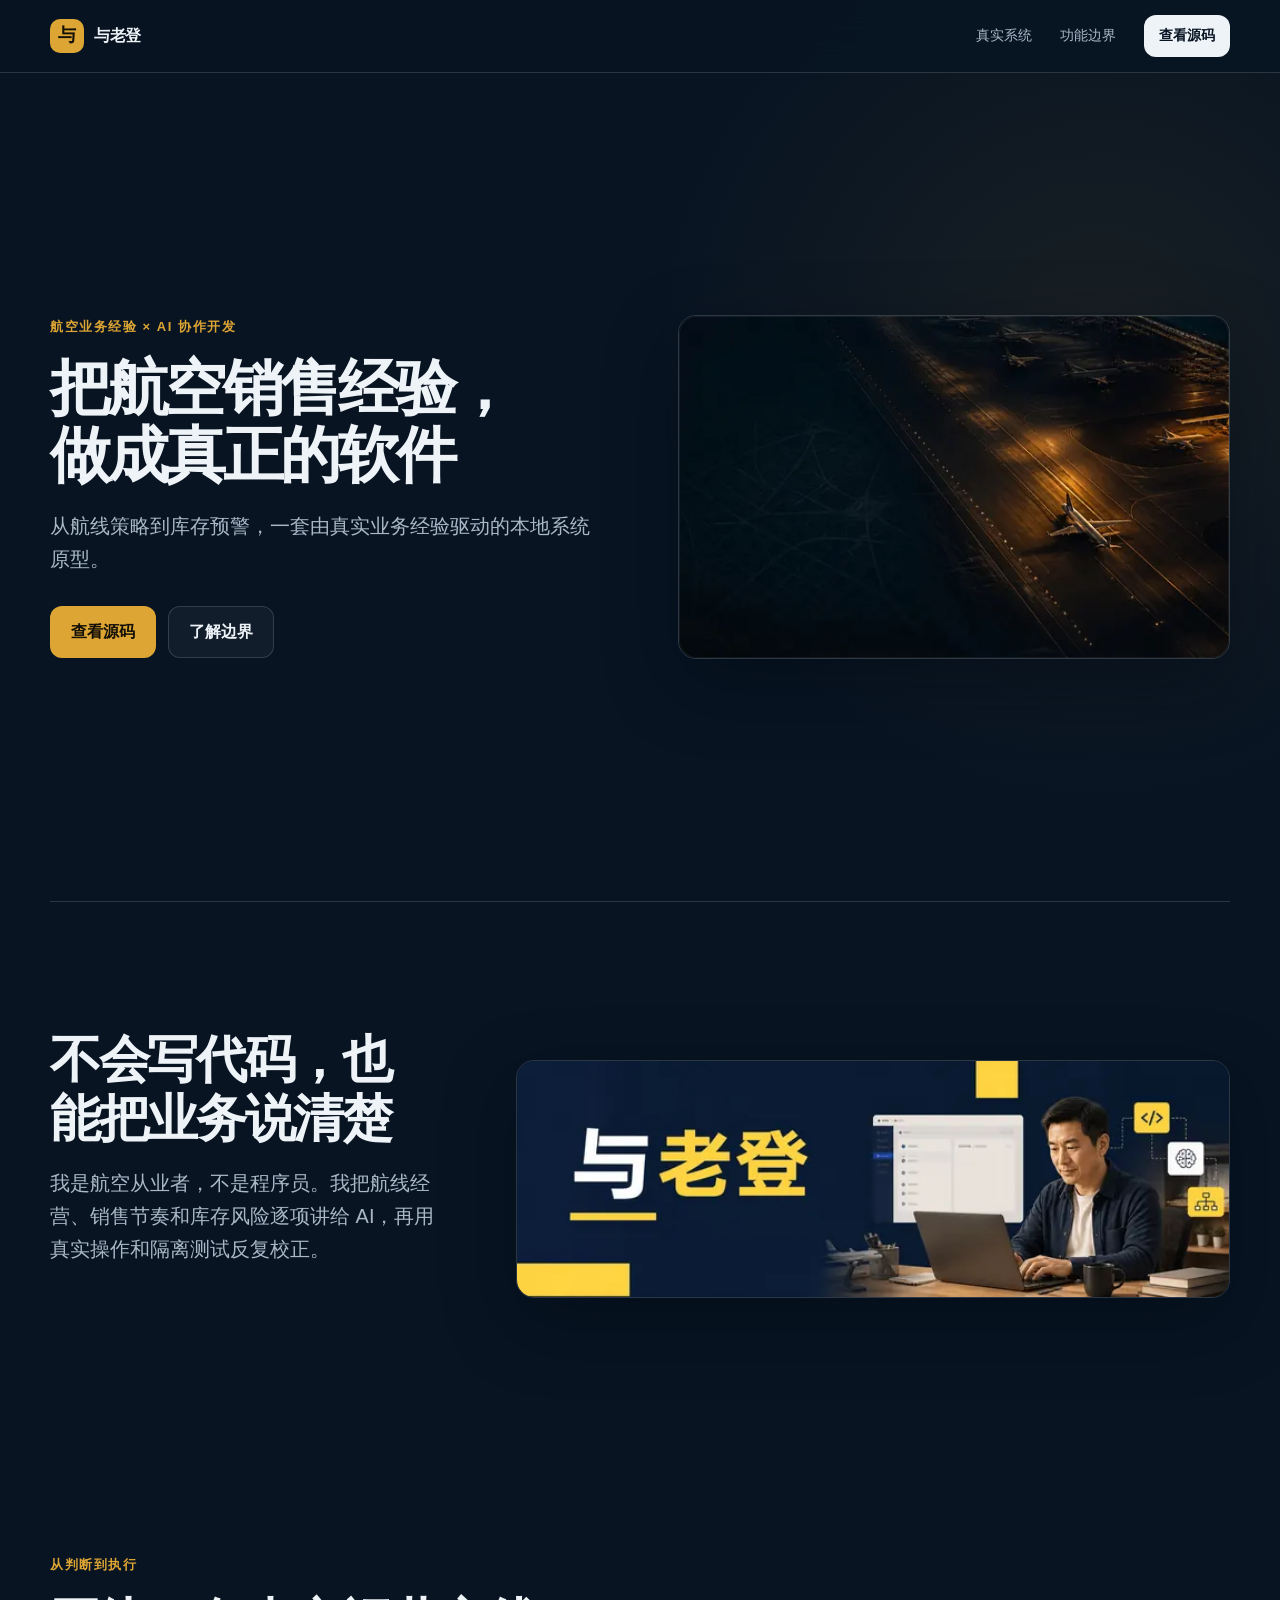
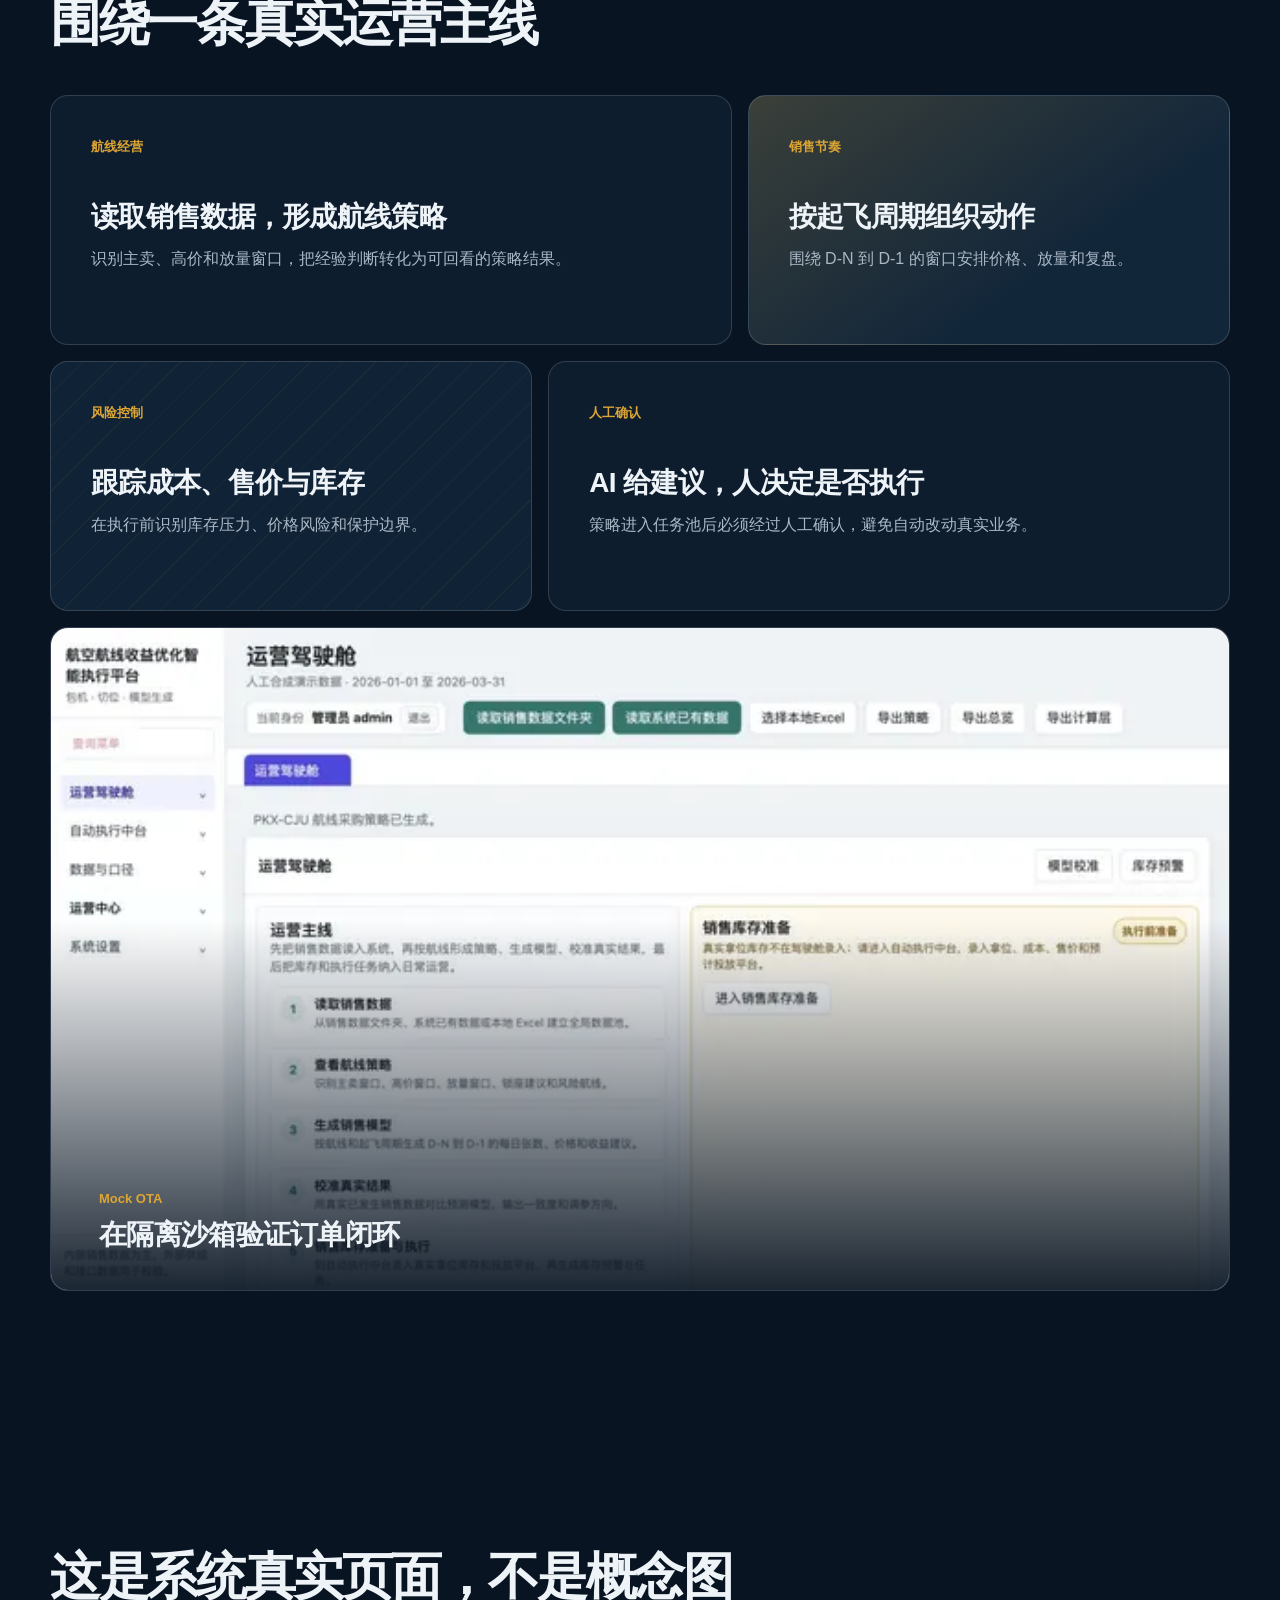
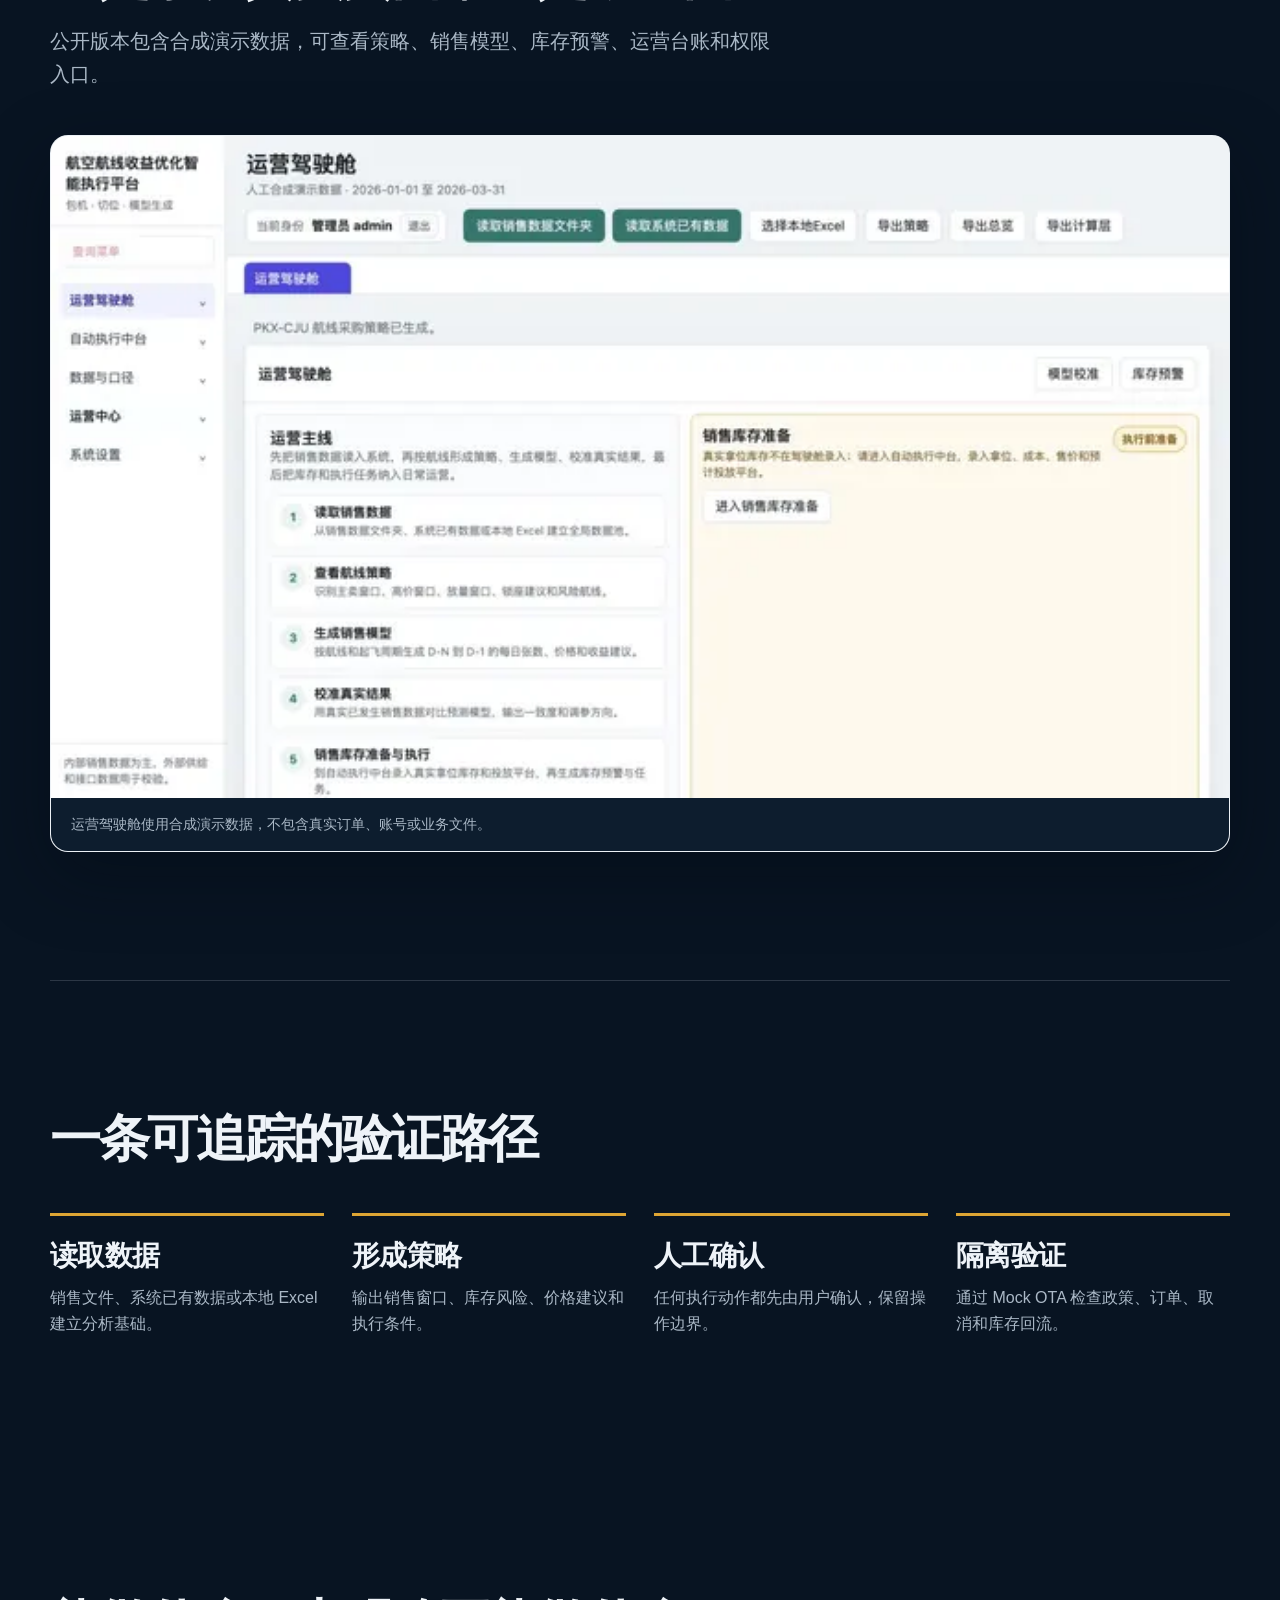
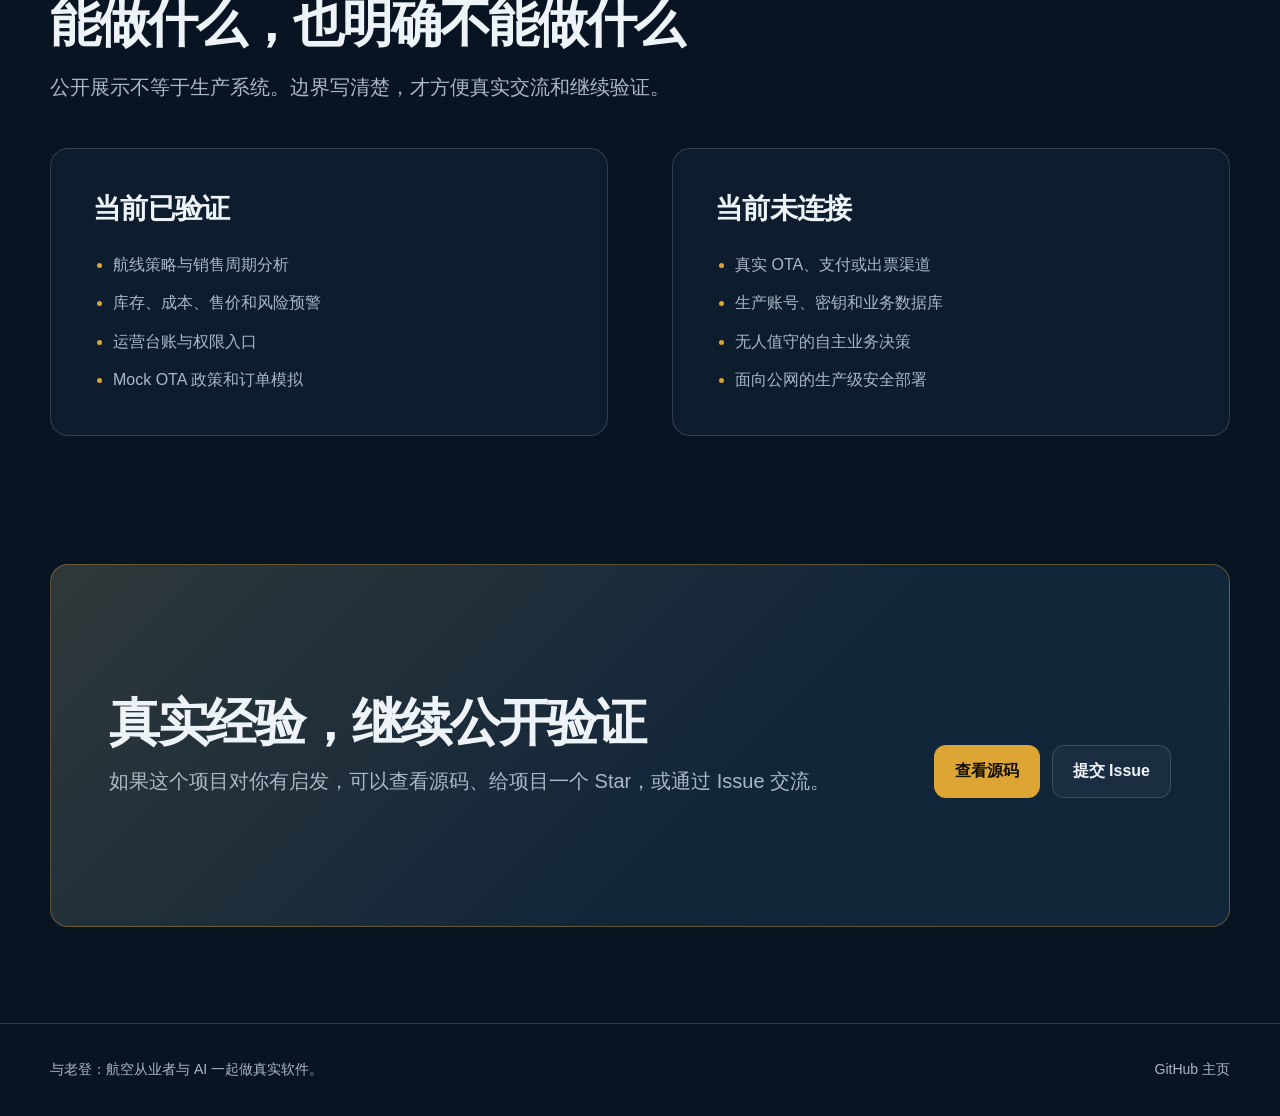
<file: docs/index.html>
<!doctype html>
<html lang="zh-CN">
<head>
  <meta charset="utf-8">
  <meta name="viewport" content="width=device-width, initial-scale=1">
  <meta name="theme-color" content="#081422">
  <meta name="description" content="与老登和 AI 协作完成的航空销售智能执行平台，覆盖航线策略、销售节奏、库存预警与 Mock OTA 模拟验证。">
  <meta name="robots" content="index,follow,max-image-preview:large">
  <link rel="canonical" href="https://yglaodeng.github.io/airline-sales-intelligence/">
  <meta property="og:type" content="website">
  <meta property="og:locale" content="zh_CN">
  <meta property="og:site_name" content="与老登">
  <meta property="og:title" content="航空销售智能执行平台 | 与老登">
  <meta property="og:description" content="把真实航空销售经验，变成能运行、能验证的软件原型。">
  <meta property="og:image" content="https://yglaodeng.github.io/airline-sales-intelligence/social-preview.jpg">
  <meta property="og:image:width" content="1280">
  <meta property="og:image:height" content="640">
  <meta property="og:image:alt" content="航空销售智能执行平台项目预览">
  <meta property="og:url" content="https://yglaodeng.github.io/airline-sales-intelligence/">
  <meta name="twitter:card" content="summary_large_image">
  <meta name="twitter:title" content="航空销售智能执行平台 | 与老登">
  <meta name="twitter:description" content="把真实航空销售经验，变成能运行、能验证的软件原型。">
  <meta name="twitter:image" content="https://yglaodeng.github.io/airline-sales-intelligence/social-preview.jpg">
  <meta name="twitter:image:alt" content="航空销售智能执行平台项目预览">
  <title>航空销售智能执行平台 | 与老登</title>
  <link rel="icon" type="image/jpeg" href="./social-preview.jpg">
  <link rel="preload" href="./airport-operations-1200.webp" as="image" type="image/webp" imagesrcset="./airport-operations-640.webp 640w, ./airport-operations-1200.webp 1200w" imagesizes="(max-width: 900px) calc(100vw - 32px), 50vw">
  <link rel="stylesheet" href="./styles.css">
  <script src="./script.js" defer></script>
  <script type="application/ld+json">
    {
      "@context": "https://schema.org",
      "@type": "SoftwareApplication",
      "name": "航空销售智能执行平台",
      "alternateName": "Airline Sales Intelligence Platform",
      "url": "https://yglaodeng.github.io/airline-sales-intelligence/",
      "sameAs": "https://github.com/yglaodeng/airline-sales-intelligence",
      "applicationCategory": "BusinessApplication",
      "operatingSystem": "Local Python environment",
      "description": "由真实航空销售经验驱动的本地决策与执行原型，覆盖航线策略、销售节奏、库存预警和 Mock OTA 模拟验证。",
      "isAccessibleForFree": true,
      "softwareVersion": "0.1.0",
      "author": {
        "@type": "Person",
        "name": "与老登",
        "url": "https://github.com/yglaodeng"
      }
    }
  </script>
</head>
<body>
  <a class="skip-link" href="#main-content">跳到主要内容</a>

  <header class="site-header">
    <nav class="nav-shell" aria-label="主导航">
      <a class="brand" href="#top">
        <span class="brand-mark" aria-hidden="true">与</span>
        <span>与老登</span>
      </a>
      <div class="nav-links">
        <a href="#product">真实系统</a>
        <a href="#boundary">功能边界</a>
        <a class="nav-cta" href="https://github.com/yglaodeng/airline-sales-intelligence">查看源码</a>
      </div>
    </nav>
  </header>

  <main id="main-content">
    <section class="hero section-shell" id="top">
      <div class="hero-copy">
        <p class="eyebrow">航空业务经验 × AI 协作开发</p>
        <h1>把航空销售经验，做成真正的软件</h1>
        <p class="hero-summary">从航线策略到库存预警，一套由真实业务经验驱动的本地系统原型。</p>
        <div class="hero-actions">
          <a class="button button-primary" href="https://github.com/yglaodeng/airline-sales-intelligence">查看源码</a>
          <a class="button button-secondary" href="#boundary">了解边界</a>
        </div>
      </div>
      <figure class="hero-media">
        <picture>
          <source type="image/webp" srcset="./airport-operations-640.webp 640w, ./airport-operations-1200.webp 1200w" sizes="(max-width: 900px) calc(100vw - 32px), 50vw">
          <img src="./airport-operations.jpg" width="1672" height="941" alt="夜间机场跑道与航空器的运营氛围画面">
        </picture>
      </figure>
    </section>

    <section class="story section-shell reveal" aria-labelledby="story-title">
      <div class="story-copy">
        <h2 id="story-title">不会写代码，也能把业务说清楚</h2>
        <p>我是航空从业者，不是程序员。我把航线经营、销售节奏和库存风险逐项讲给 AI，再用真实操作和隔离测试反复校正。</p>
      </div>
      <figure class="story-media">
        <picture>
          <source type="image/webp" srcset="./yu-laodeng-banner-640.webp 640w, ./yu-laodeng-banner-1200.webp 1200w" sizes="(max-width: 700px) calc(100vw - 32px), 55vw">
          <img src="./yu-laodeng-banner.jpg" width="2172" height="724" loading="lazy" alt="与老登品牌画面，一位航空从业者在电脑前与 AI 协作">
        </picture>
      </figure>
    </section>

    <section class="capabilities section-shell reveal" aria-labelledby="capabilities-title">
      <p class="eyebrow">从判断到执行</p>
      <h2 id="capabilities-title">围绕一条真实运营主线</h2>
      <div class="capability-grid">
        <article class="capability capability-wide">
          <span class="capability-label">航线经营</span>
          <h3>读取销售数据，形成航线策略</h3>
          <p>识别主卖、高价和放量窗口，把经验判断转化为可回看的策略结果。</p>
        </article>
        <article class="capability capability-compact capability-accent">
          <span class="capability-label">销售节奏</span>
          <h3>按起飞周期组织动作</h3>
          <p>围绕 D-N 到 D-1 的窗口安排价格、放量和复盘。</p>
        </article>
        <article class="capability capability-compact capability-pattern">
          <span class="capability-label">风险控制</span>
          <h3>跟踪成本、售价与库存</h3>
          <p>在执行前识别库存压力、价格风险和保护边界。</p>
        </article>
        <article class="capability capability-wide">
          <span class="capability-label">人工确认</span>
          <h3>AI 给建议，人决定是否执行</h3>
          <p>策略进入任务池后必须经过人工确认，避免自动改动真实业务。</p>
        </article>
        <article class="capability capability-visual">
          <picture>
            <source type="image/webp" srcset="./dashboard-640.webp 640w, ./dashboard-1200.webp 1200w" sizes="(max-width: 700px) calc(100vw - 32px), 50vw">
            <img src="./dashboard.jpg" width="1280" height="720" loading="lazy" alt="航空销售智能执行平台运营驾驶舱界面">
          </picture>
          <div class="capability-visual-copy">
            <span class="capability-label">Mock OTA</span>
            <h3>在隔离沙箱验证订单闭环</h3>
          </div>
        </article>
      </div>
    </section>

    <section class="product section-shell reveal" id="product" aria-labelledby="product-title">
      <div class="section-heading">
        <h2 id="product-title">这是系统真实页面，不是概念图</h2>
        <p>公开版本包含合成演示数据，可查看策略、销售模型、库存预警、运营台账和权限入口。</p>
      </div>
      <figure class="product-frame">
        <picture>
          <source type="image/webp" srcset="./dashboard-640.webp 640w, ./dashboard-1200.webp 1200w" sizes="(max-width: 700px) calc(100vw - 32px), 1000px">
          <img src="./dashboard.jpg" width="1280" height="720" loading="lazy" alt="航空销售智能执行平台的真实运营驾驶舱截图">
        </picture>
        <figcaption>运营驾驶舱使用合成演示数据，不包含真实订单、账号或业务文件。</figcaption>
      </figure>
    </section>

    <section class="workflow section-shell reveal" aria-labelledby="workflow-title">
      <h2 id="workflow-title">一条可追踪的验证路径</h2>
      <div class="workflow-grid">
        <article>
          <h3>读取数据</h3>
          <p>销售文件、系统已有数据或本地 Excel 建立分析基础。</p>
        </article>
        <article>
          <h3>形成策略</h3>
          <p>输出销售窗口、库存风险、价格建议和执行条件。</p>
        </article>
        <article>
          <h3>人工确认</h3>
          <p>任何执行动作都先由用户确认，保留操作边界。</p>
        </article>
        <article>
          <h3>隔离验证</h3>
          <p>通过 Mock OTA 检查政策、订单、取消和库存回流。</p>
        </article>
      </div>
    </section>

    <section class="boundary section-shell reveal" id="boundary" aria-labelledby="boundary-title">
      <div class="section-heading">
        <h2 id="boundary-title">能做什么，也明确不能做什么</h2>
        <p>公开展示不等于生产系统。边界写清楚，才方便真实交流和继续验证。</p>
      </div>
      <div class="boundary-columns">
        <article>
          <h3>当前已验证</h3>
          <ul>
            <li>航线策略与销售周期分析</li>
            <li>库存、成本、售价和风险预警</li>
            <li>运营台账与权限入口</li>
            <li>Mock OTA 政策和订单模拟</li>
          </ul>
        </article>
        <article>
          <h3>当前未连接</h3>
          <ul>
            <li>真实 OTA、支付或出票渠道</li>
            <li>生产账号、密钥和业务数据库</li>
            <li>无人值守的自主业务决策</li>
            <li>面向公网的生产级安全部署</li>
          </ul>
        </article>
      </div>
    </section>

    <section class="closing section-shell reveal" aria-labelledby="closing-title">
      <div>
        <h2 id="closing-title">真实经验，继续公开验证</h2>
        <p>如果这个项目对你有启发，可以查看源码、给项目一个 Star，或通过 Issue 交流。</p>
      </div>
      <div class="closing-actions">
        <a class="button button-primary" href="https://github.com/yglaodeng/airline-sales-intelligence">查看源码</a>
        <a class="button button-secondary" href="https://github.com/yglaodeng/airline-sales-intelligence/issues">提交 Issue</a>
      </div>
    </section>
  </main>

  <footer class="site-footer">
    <div class="section-shell footer-inner">
      <p>与老登：航空从业者与 AI 一起做真实软件。</p>
      <a href="https://github.com/yglaodeng">GitHub 主页</a>
    </div>
  </footer>
</body>
</html>
</file>
<file: docs/styles.css>
:root {
  color-scheme: dark;
  --bg: #081422;
  --surface: #0d1d2e;
  --surface-strong: #12263a;
  --surface-soft: #102236;
  --text: #eef3f8;
  --muted: #aab8c6;
  --line: rgba(226, 235, 244, 0.16);
  --accent: #dda534;
  --accent-deep: #b97816;
  --accent-text: #141006;
  --radius: 18px;
  --shadow: 0 24px 70px rgba(2, 10, 19, 0.42);
  --max-width: 1180px;
}

* {
  box-sizing: border-box;
}

html {
  scroll-behavior: smooth;
  background: var(--bg);
}

body {
  margin: 0;
  min-width: 320px;
  background:
    radial-gradient(circle at 86% 6%, rgba(221, 165, 52, 0.08), transparent 28rem),
    var(--bg);
  color: var(--text);
  font-family: -apple-system, BlinkMacSystemFont, "Segoe UI", "PingFang SC", "Microsoft YaHei", sans-serif;
  line-height: 1.65;
  text-rendering: optimizeLegibility;
}

img {
  display: block;
  max-width: 100%;
}

a {
  color: inherit;
  text-decoration: none;
}

a:focus-visible,
button:focus-visible {
  outline: 3px solid var(--accent);
  outline-offset: 4px;
}

.skip-link {
  position: fixed;
  top: -100px;
  left: 12px;
  z-index: 20;
  padding: 10px 14px;
  border-radius: var(--radius);
  background: var(--accent);
  color: var(--accent-text);
}

.skip-link:focus {
  top: 12px;
}

.section-shell {
  width: min(var(--max-width), calc(100% - 48px));
  margin-inline: auto;
}

.site-header {
  position: sticky;
  top: 0;
  z-index: 10;
  border-bottom: 1px solid var(--line);
  background: rgba(8, 20, 34, 0.86);
  backdrop-filter: blur(18px);
  -webkit-backdrop-filter: blur(18px);
}

.nav-shell {
  width: min(var(--max-width), calc(100% - 48px));
  height: 72px;
  margin-inline: auto;
  display: flex;
  align-items: center;
  justify-content: space-between;
  gap: 32px;
}

.brand {
  display: inline-flex;
  align-items: center;
  gap: 10px;
  font-weight: 750;
  letter-spacing: -0.02em;
  white-space: nowrap;
}

.brand-mark {
  width: 34px;
  height: 34px;
  display: grid;
  place-items: center;
  border-radius: 10px;
  background: var(--accent);
  color: var(--accent-text);
  font-size: 18px;
  font-weight: 850;
}

.nav-links {
  display: flex;
  align-items: center;
  gap: 28px;
  color: var(--muted);
  font-size: 14px;
  white-space: nowrap;
}

.nav-links a:not(.nav-cta):hover {
  color: var(--text);
}

.nav-cta {
  padding: 9px 15px;
  border-radius: 12px;
  background: var(--text);
  color: var(--bg);
  font-weight: 700;
}

.hero {
  min-height: calc(100dvh - 72px);
  display: grid;
  grid-template-columns: repeat(2, minmax(0, 1fr));
  align-items: center;
  gap: clamp(36px, 6vw, 84px);
  padding-block: 56px;
}

.hero-copy {
  max-width: 560px;
}

.eyebrow {
  margin: 0 0 18px;
  color: var(--accent);
  font-size: 13px;
  font-weight: 720;
  letter-spacing: 0.12em;
}

h1,
h2,
h3,
p {
  margin-top: 0;
}

h1 {
  margin-bottom: 22px;
  font-size: clamp(42px, 4.8vw, 64px);
  line-height: 1.08;
  letter-spacing: -0.055em;
  text-wrap: balance;
}

h2 {
  margin-bottom: 18px;
  font-size: clamp(32px, 4vw, 54px);
  line-height: 1.16;
  letter-spacing: -0.045em;
  text-wrap: balance;
}

h3 {
  margin-bottom: 12px;
  font-size: clamp(20px, 2.2vw, 28px);
  line-height: 1.25;
  letter-spacing: -0.025em;
}

.hero-summary,
.story-copy p,
.section-heading p,
.closing p {
  max-width: 65ch;
  color: var(--muted);
  font-size: clamp(17px, 1.8vw, 20px);
}

.hero-summary {
  max-width: 35rem;
  margin-bottom: 30px;
}

.hero-actions,
.closing-actions {
  display: flex;
  flex-wrap: wrap;
  gap: 12px;
}

.button {
  min-height: 48px;
  display: inline-flex;
  align-items: center;
  justify-content: center;
  padding: 12px 20px;
  border: 1px solid transparent;
  border-radius: 12px;
  font-weight: 760;
  white-space: nowrap;
  transition: transform 180ms ease, background-color 180ms ease, border-color 180ms ease;
}

.button:hover {
  transform: translateY(-2px);
}

.button:active {
  transform: translateY(1px);
}

.button-primary {
  background: var(--accent);
  color: var(--accent-text);
}

.button-primary:hover {
  background: #e9b64d;
}

.button-secondary {
  border-color: var(--line);
  background: rgba(255, 255, 255, 0.04);
  color: var(--text);
}

.button-secondary:hover {
  border-color: rgba(221, 165, 52, 0.55);
  background: rgba(221, 165, 52, 0.08);
}

.hero-media,
.story-media,
.product-frame {
  margin: 0;
  overflow: hidden;
  border: 1px solid var(--line);
  border-radius: var(--radius);
  box-shadow: var(--shadow);
}

.hero-media {
  position: relative;
  aspect-ratio: 16 / 10;
}

.hero-media::after {
  content: "";
  position: absolute;
  inset: 0;
  border-radius: inherit;
  box-shadow: inset 0 0 0 1px rgba(255, 255, 255, 0.06);
  pointer-events: none;
}

.hero-media img,
.story-media img,
.product-frame img {
  width: 100%;
  height: 100%;
  object-fit: cover;
}

.hero-media picture,
.story-media picture,
.product-frame picture,
.capability-visual picture {
  display: block;
  width: 100%;
  height: 100%;
}

.hero-media img {
  object-position: 62% center;
}

.story,
.capabilities,
.product,
.workflow,
.boundary,
.closing {
  padding-block: clamp(82px, 10vw, 138px);
}

.story {
  display: grid;
  grid-template-columns: minmax(0, 0.72fr) minmax(0, 1.28fr);
  align-items: end;
  gap: clamp(30px, 5vw, 72px);
  border-top: 1px solid var(--line);
}

.story-copy {
  padding-bottom: 12px;
}

.story-media {
  aspect-ratio: 3 / 1;
}

.capabilities > h2 {
  max-width: 720px;
  margin-bottom: 42px;
}

.capability-grid {
  display: grid;
  grid-template-columns: repeat(12, minmax(0, 1fr));
  gap: 16px;
}

.capability {
  min-height: 250px;
  padding: clamp(24px, 3.4vw, 40px);
  border: 1px solid var(--line);
  border-radius: var(--radius);
  background: var(--surface);
  overflow: hidden;
}

.capability p {
  max-width: 38rem;
  margin-bottom: 0;
  color: var(--muted);
}

.capability-wide {
  grid-column: span 7;
}

.capability-compact {
  grid-column: span 5;
}

.capability-accent {
  background:
    linear-gradient(145deg, rgba(221, 165, 52, 0.2), transparent 66%),
    var(--surface-strong);
}

.capability-pattern {
  background:
    repeating-linear-gradient(135deg, transparent 0 22px, rgba(221, 165, 52, 0.06) 22px 23px),
    var(--surface-soft);
}

.capability-label {
  display: block;
  margin-bottom: 42px;
  color: var(--accent);
  font-size: 13px;
  font-weight: 720;
}

.capability-visual {
  position: relative;
  grid-column: 1 / -1;
  min-height: 430px;
  padding: 0;
}

.capability-visual picture,
.capability-visual img {
  width: 100%;
  height: 100%;
  min-height: 430px;
  object-fit: cover;
  object-position: top center;
}

.capability-visual::after {
  content: "";
  position: absolute;
  inset: 0;
  background: linear-gradient(to top, rgba(8, 20, 34, 0.92), transparent 56%);
  pointer-events: none;
}

.capability-visual-copy {
  position: absolute;
  z-index: 1;
  left: clamp(24px, 4vw, 48px);
  bottom: clamp(22px, 3vw, 38px);
}

.capability-visual-copy .capability-label {
  margin-bottom: 8px;
}

.capability-visual-copy h3 {
  margin-bottom: 0;
}

.section-heading {
  max-width: 760px;
  margin-bottom: 44px;
}

.product-frame {
  background: #edf2f5;
}

.product-frame img {
  aspect-ratio: 16 / 9;
  object-position: top center;
}

.product-frame figcaption {
  padding: 15px 20px;
  background: var(--surface);
  color: var(--muted);
  font-size: 14px;
}

.workflow {
  border-top: 1px solid var(--line);
}

.workflow > h2 {
  max-width: 650px;
  margin-bottom: 44px;
}

.workflow-grid {
  display: grid;
  grid-template-columns: repeat(4, minmax(0, 1fr));
  gap: 28px;
}

.workflow-grid article {
  padding-top: 22px;
  border-top: 3px solid var(--accent);
}

.workflow-grid p {
  margin-bottom: 0;
  color: var(--muted);
}

.boundary-columns {
  display: grid;
  grid-template-columns: repeat(2, minmax(0, 1fr));
  gap: clamp(24px, 5vw, 70px);
}

.boundary-columns article {
  padding: clamp(26px, 4vw, 42px);
  border: 1px solid var(--line);
  border-radius: var(--radius);
  background: var(--surface);
}

.boundary-columns ul {
  margin: 26px 0 0;
  padding-left: 1.25rem;
  color: var(--muted);
}

.boundary-columns li + li {
  margin-top: 12px;
}

.boundary-columns li::marker {
  color: var(--accent);
}

.closing {
  margin-bottom: clamp(56px, 8vw, 96px);
  display: grid;
  grid-template-columns: minmax(0, 1fr) auto;
  align-items: end;
  gap: 32px;
  padding-inline: clamp(26px, 5vw, 58px);
  border: 1px solid rgba(221, 165, 52, 0.36);
  border-radius: var(--radius);
  background:
    linear-gradient(135deg, rgba(221, 165, 52, 0.14), transparent 58%),
    var(--surface-strong);
}

.closing h2 {
  margin-bottom: 12px;
}

.closing p {
  margin-bottom: 0;
}

.site-footer {
  border-top: 1px solid var(--line);
  color: var(--muted);
}

.footer-inner {
  min-height: 92px;
  display: flex;
  align-items: center;
  justify-content: space-between;
  gap: 24px;
  font-size: 14px;
}

.footer-inner p {
  margin-bottom: 0;
}

.footer-inner a:hover {
  color: var(--text);
}

.reveal {
  transition: opacity 620ms cubic-bezier(0.16, 1, 0.3, 1), transform 620ms cubic-bezier(0.16, 1, 0.3, 1);
}

.reveal.reveal-pending {
  opacity: 0;
  transform: translateY(24px);
}

.reveal.is-visible {
  opacity: 1;
  transform: translateY(0);
}

@media (max-width: 900px) {
  .hero,
  .story {
    grid-template-columns: 1fr;
  }

  .hero {
    min-height: auto;
    padding-block: 68px 82px;
  }

  .hero-copy {
    max-width: 680px;
  }

  .story-media {
    aspect-ratio: 3 / 1;
  }

  .workflow-grid {
    grid-template-columns: repeat(2, minmax(0, 1fr));
  }

  .closing {
    grid-template-columns: 1fr;
    align-items: start;
  }
}

@media (max-width: 700px) {
  .section-shell,
  .nav-shell {
    width: min(100% - 32px, var(--max-width));
  }

  .nav-shell {
    height: 64px;
  }

  .nav-links > a:not(.nav-cta) {
    display: none;
  }

  .hero {
    min-height: calc(100dvh - 64px);
    align-content: center;
    gap: 34px;
    padding-block: 42px 56px;
  }

  h1 {
    font-size: clamp(39px, 12vw, 56px);
  }

  .hero-media {
    aspect-ratio: 4 / 3;
  }

  .story,
  .capabilities,
  .product,
  .workflow,
  .boundary,
  .closing {
    padding-block: 74px;
  }

  .story-media {
    aspect-ratio: 16 / 9;
  }

  .story-media img {
    object-position: 100% center;
  }

  .capability-grid,
  .workflow-grid,
  .boundary-columns {
    grid-template-columns: 1fr;
  }

  .capability-wide,
  .capability-compact,
  .capability-visual {
    grid-column: 1;
  }

  .capability {
    min-height: 220px;
  }

  .capability-visual,
  .capability-visual picture,
  .capability-visual img {
    min-height: 300px;
  }

  .product-frame figcaption {
    font-size: 13px;
  }

  .closing {
    width: calc(100% - 32px);
    padding-inline: 24px;
  }

  .closing-actions,
  .hero-actions {
    width: 100%;
  }

  .closing-actions .button,
  .hero-actions .button {
    flex: 1 1 auto;
  }

  .footer-inner {
    min-height: 118px;
    align-items: flex-start;
    justify-content: center;
    flex-direction: column;
  }
}

@media (prefers-reduced-motion: reduce) {
  html {
    scroll-behavior: auto;
  }

  *,
  *::before,
  *::after {
    animation-duration: 0.01ms !important;
    animation-iteration-count: 1 !important;
    transition-duration: 0.01ms !important;
  }

  .reveal,
  .reveal.reveal-pending,
  .reveal.is-visible {
    opacity: 1;
    transform: none;
  }
}

@media (prefers-reduced-transparency: reduce) {
  .site-header {
    background: var(--bg);
    backdrop-filter: none;
    -webkit-backdrop-filter: none;
  }
}
</file>
